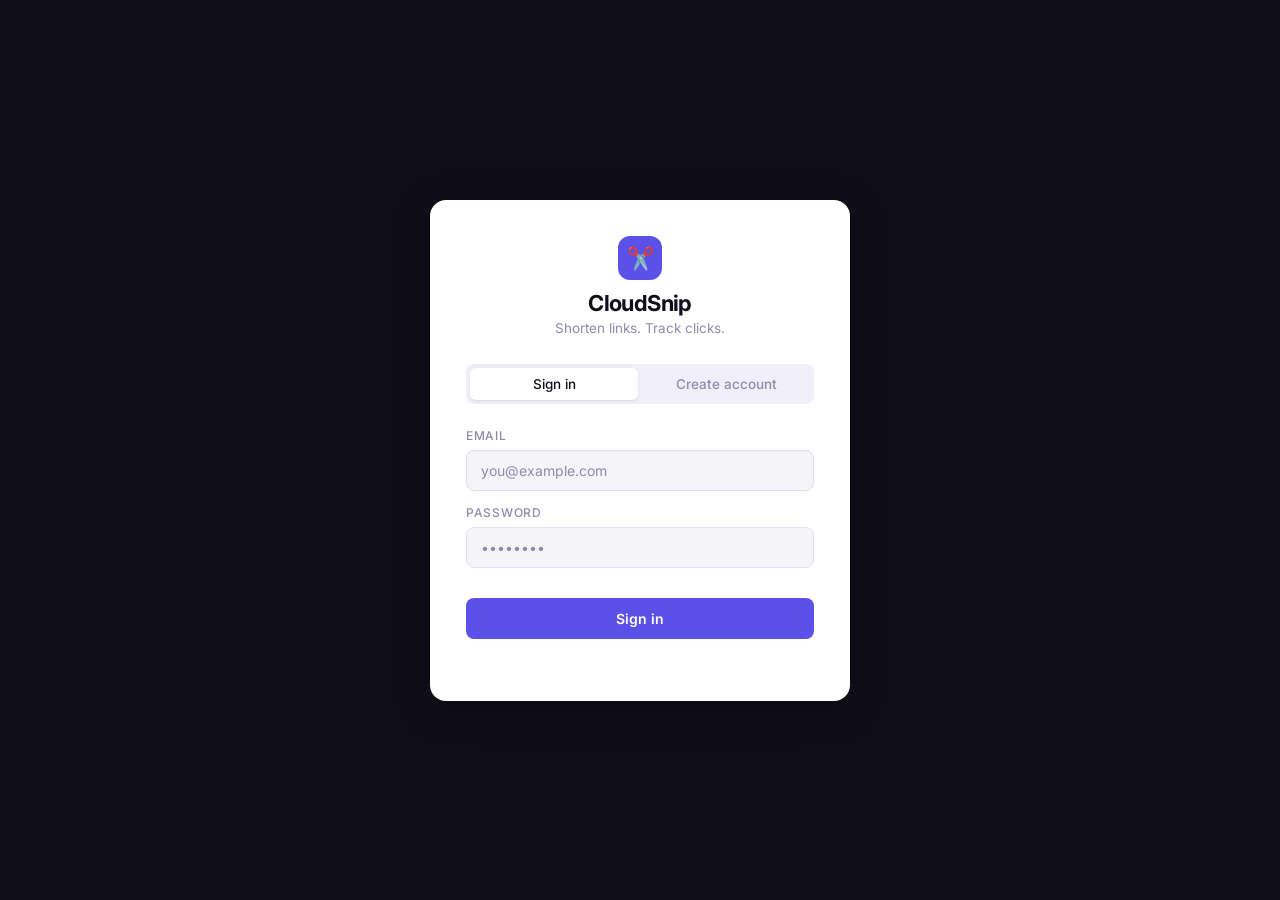
<file: frontend/login.html>
<!DOCTYPE html>
<html lang="en">
<head>
  <meta charset="UTF-8">
  <meta name="viewport" content="width=device-width, initial-scale=1.0">
  <title>CloudSnip — Sign in</title>
  <link rel="stylesheet" href="css/style.css">
</head>
<body>

  <div class="centered">
    <div class="card">

      <div class="logo">
        <div class="logo-mark">✂️</div>
        <h1>CloudSnip</h1>
        <p>Shorten links. Track clicks.</p>
      </div>

      <div class="tabs">
        <div class="tab active" onclick="showTab('login')">Sign in</div>
        <div class="tab" onclick="showTab('register')">Create account</div>
      </div>

      <!-- Login Form -->
      <div id="loginForm">
        <div class="form-group">
          <label>Email</label>
          <input type="email" id="loginEmail" placeholder="you@example.com">
        </div>
        <div class="form-group">
          <label>Password</label>
          <input type="password" id="loginPassword" placeholder="••••••••">
        </div>
        <button onclick="login()">Sign in</button>
        <div id="loginMessage" class="message"></div>
      </div>

      <!-- Register Form -->
      <div id="registerForm" style="display:none">
        <div class="form-group">
          <label>Email</label>
          <input type="email" id="registerEmail" placeholder="you@example.com">
        </div>
        <div class="form-group">
          <label>Password</label>
          <input type="password" id="registerPassword" placeholder="••••••••">
        </div>
        <button onclick="register()">Create account</button>
        <div id="registerMessage" class="message"></div>
      </div>

    </div>
  </div>

  <script src="js/auth.js"></script>
  <script>
    redirectIfLoggedIn();
  </script>

</body>
</html>
</file>
<file: frontend/css/style.css>
@import url('https://fonts.googleapis.com/css2?family=Inter:wght@400;500;600&display=swap');

*, *::before, *::after {
  box-sizing: border-box;
  margin: 0;
  padding: 0;
}

:root {
  --bg:        #f5f4f9;
  --surface:   #ffffff;
  --surface2:  #f0eef8;
  --accent:    #5b50e8;
  --accent-lt: #eceafd;
  --accent-dk: #3f36c7;
  --text-1:    #0f0e1a;
  --text-2:    #4b4869;
  --text-3:    #8e8bab;
  --border:    #e2e0f0;
  --success:   #16a36a;
  --success-lt:#e4f7ef;
  --danger:    #d63b3b;
  --danger-lt: #fdeaea;
  --radius-sm: 8px;
  --radius-md: 12px;
  --radius-lg: 16px;
  --shadow-sm: 0 1px 3px rgba(15,14,26,0.06), 0 1px 2px rgba(15,14,26,0.04);
}

html, body {
  font-family: 'Inter', sans-serif;
  font-size: 15px;
  background: var(--bg);
  color: var(--text-1);
  min-height: 100vh;
  -webkit-font-smoothing: antialiased;
}

/* ── NAVBAR ── */
.navbar {
  background: #0f0e1a;
  height: 58px;
  display: flex;
  align-items: center;
  justify-content: space-between;
  padding: 0 32px;
  position: sticky;
  top: 0;
  z-index: 100;
}

.navbar .brand {
  display: flex;
  align-items: center;
  gap: 10px;
  font-size: 17px;
  font-weight: 600;
  color: #ffffff;
  letter-spacing: -0.02em;
}

.brand-icon {
  width: 30px;
  height: 30px;
  background: var(--accent);
  border-radius: 8px;
  display: flex;
  align-items: center;
  justify-content: center;
  font-size: 15px;
}

.navbar .user-info {
  display: flex;
  align-items: center;
  gap: 12px;
}

.logout-btn {
  background: rgba(255,255,255,0.08);
  color: rgba(255,255,255,0.75);
  border: 1px solid rgba(255,255,255,0.12);
  border-radius: var(--radius-sm);
  padding: 6px 14px;
  font-size: 13px;
  font-weight: 500;
  font-family: 'Inter', sans-serif;
  cursor: pointer;
  transition: background 0.15s, color 0.15s;
}

.logout-btn:hover {
  background: rgba(255,255,255,0.14);
  color: #ffffff;
}

/* ── LAYOUT ── */
.container {
  max-width: 820px;
  margin: 0 auto;
  padding: 36px 24px 60px;
}

/* ── SHORTENER BOX ── */
.shortener-box {
  background: var(--surface);
  border: 1px solid var(--border);
  border-radius: var(--radius-lg);
  padding: 28px 28px 24px;
  box-shadow: var(--shadow-sm);
  margin-bottom: 24px;
}

.shortener-box h2,
.history-box h2 {
  font-size: 16px;
  font-weight: 600;
  color: var(--text-1);
  letter-spacing: -0.01em;
  margin-bottom: 20px;
}

.form-group {
  margin-bottom: 14px;
}

.form-group label {
  display: block;
  font-size: 12px;
  font-weight: 500;
  color: var(--text-3);
  text-transform: uppercase;
  letter-spacing: 0.06em;
  margin-bottom: 7px;
}

.form-group input,
.url-row input {
  width: 100%;
  padding: 11px 14px;
  border: 1px solid var(--border);
  border-radius: var(--radius-sm);
  font-size: 14px;
  font-family: 'Inter', sans-serif;
  color: var(--text-1);
  background: var(--bg);
  transition: border-color 0.15s, box-shadow 0.15s;
  outline: none;
}

.form-group input:focus,
.url-row input:focus {
  border-color: var(--accent);
  box-shadow: 0 0 0 3px rgba(91,80,232,0.12);
}

.form-group input::placeholder,
.url-row input::placeholder {
  color: var(--text-3);
}

.url-row {
  display: flex;
  gap: 8px;
}

.url-row input {
  flex: 1;
  background: var(--surface2);
  color: var(--text-2);
  font-family: 'Inter', monospace;
  font-size: 13px;
  cursor: default;
}

.copy-btn {
  padding: 10px 16px;
  background: var(--surface2);
  color: var(--accent);
  border: 1px solid var(--border);
  border-radius: var(--radius-sm);
  font-size: 13px;
  font-weight: 500;
  font-family: 'Inter', sans-serif;
  cursor: pointer;
  white-space: nowrap;
  transition: background 0.15s, border-color 0.15s;
}

.copy-btn:hover {
  background: var(--accent-lt);
  border-color: var(--accent);
}

.shorten-btn, button.primary, .shortener-box > button {
  margin-top: 16px;
  width: 100%;
  padding: 12px;
  background: var(--accent);
  color: #ffffff;
  border: none;
  border-radius: var(--radius-sm);
  font-size: 14px;
  font-weight: 600;
  font-family: 'Inter', sans-serif;
  cursor: pointer;
  letter-spacing: 0.01em;
  transition: background 0.15s, transform 0.1s;
}

.shorten-btn:hover, .shortener-box > button:hover {
  background: var(--accent-dk);
}

.shorten-btn:active, .shortener-box > button:active {
  transform: scale(0.99);
}

.message {
  margin-top: 12px;
  font-size: 13px;
  min-height: 18px;
  color: var(--text-3);
}

.message.success {
  color: var(--success);
  background: var(--success-lt);
  padding: 8px 12px;
  border-radius: var(--radius-sm);
  border-left: 3px solid var(--success);
}

.message.error {
  color: var(--danger);
  background: var(--danger-lt);
  padding: 8px 12px;
  border-radius: var(--radius-sm);
  border-left: 3px solid var(--danger);
}

/* ── HISTORY BOX ── */
.history-box {
  background: var(--surface);
  border: 1px solid var(--border);
  border-radius: var(--radius-lg);
  padding: 24px 28px;
  box-shadow: var(--shadow-sm);
  margin-bottom: 20px;
  overflow: hidden;
}

.history-box table {
  width: 100%;
  border-collapse: collapse;
  font-size: 13.5px;
}

.history-box thead tr {
  border-bottom: 1px solid var(--border);
}

.history-box th {
  text-align: left;
  padding: 0 12px 10px;
  font-size: 11px;
  font-weight: 600;
  text-transform: uppercase;
  letter-spacing: 0.07em;
  color: var(--text-3);
}

.history-box th:first-child { padding-left: 0; }

.history-box td {
  padding: 11px 12px;
  color: var(--text-2);
  border-bottom: 1px solid var(--border);
}

.history-box td:first-child { padding-left: 0; }

.history-box tbody tr:last-child td {
  border-bottom: none;
}

.history-box tbody tr:hover td {
  background: var(--surface2);
}

.history-box .empty-state {
  text-align: center;
  color: var(--text-3);
  padding: 32px 0;
  font-size: 13px;
}

/* Short code badge */
.short-code {
  display: inline-block;
  font-family: 'Inter', monospace;
  font-size: 12px;
  background: var(--accent-lt);
  color: var(--accent);
  padding: 3px 8px;
  border-radius: 6px;
  font-weight: 500;
}

.long-url-cell {
  max-width: 240px;
  overflow: hidden;
  text-overflow: ellipsis;
  white-space: nowrap;
}

/* ── CENTERED (login) ── */
.centered {
  min-height: 100vh;
  display: flex;
  align-items: center;
  justify-content: center;
  background: #0f0e1a;
  padding: 24px;
}

.card {
  background: var(--surface);
  border-radius: var(--radius-lg);
  padding: 36px 36px 32px;
  width: 100%;
  max-width: 420px;
  box-shadow: 0 8px 40px rgba(0,0,0,0.28);
}

.logo {
  text-align: center;
  margin-bottom: 28px;
}

.logo-mark {
  display: inline-flex;
  align-items: center;
  justify-content: center;
  width: 44px;
  height: 44px;
  background: var(--accent);
  border-radius: 12px;
  font-size: 22px;
  margin-bottom: 10px;
}

.logo h1 {
  font-size: 22px;
  font-weight: 700;
  letter-spacing: -0.03em;
  color: var(--text-1);
}

.logo p {
  font-size: 13.5px;
  color: var(--text-3);
  margin-top: 4px;
}

/* ── TABS ── */
.tabs {
  display: flex;
  background: var(--surface2);
  border-radius: var(--radius-sm);
  padding: 4px;
  margin-bottom: 24px;
  gap: 4px;
}

.tab {
  flex: 1;
  text-align: center;
  padding: 8px;
  font-size: 13.5px;
  font-weight: 500;
  color: var(--text-3);
  border-radius: 6px;
  cursor: pointer;
  transition: background 0.15s, color 0.15s;
  user-select: none;
}

.tab.active {
  background: var(--surface);
  color: var(--text-1);
  box-shadow: var(--shadow-sm);
}

.tab:hover:not(.active) {
  color: var(--text-2);
}

/* Login/Register form buttons */
#loginForm button,
#registerForm button {
  margin-top: 16px;
  width: 100%;
  padding: 12px;
  background: var(--accent);
  color: #ffffff;
  border: none;
  border-radius: var(--radius-sm);
  font-size: 14px;
  font-weight: 600;
  font-family: 'Inter', sans-serif;
  cursor: pointer;
  transition: background 0.15s;
}

#loginForm button:hover,
#registerForm button:hover {
  background: var(--accent-dk);
}

/* ── SECTION HEADER ROW ── */
.section-header {
  display: flex;
  align-items: center;
  justify-content: space-between;
  margin-bottom: 20px;
}

.section-header h2 {
  margin-bottom: 0 !important;
}

.badge-count {
  font-size: 11px;
  font-weight: 600;
  background: var(--accent-lt);
  color: var(--accent);
  padding: 2px 8px;
  border-radius: 20px;
}

/* ── RESPONSIVE ── */
@media (max-width: 600px) {
  .container { padding: 20px 16px 40px; }
  .shortener-box, .history-box { padding: 20px 16px; }
  .card { padding: 28px 20px 24px; }
  .navbar { padding: 0 16px; }
}
</file>
